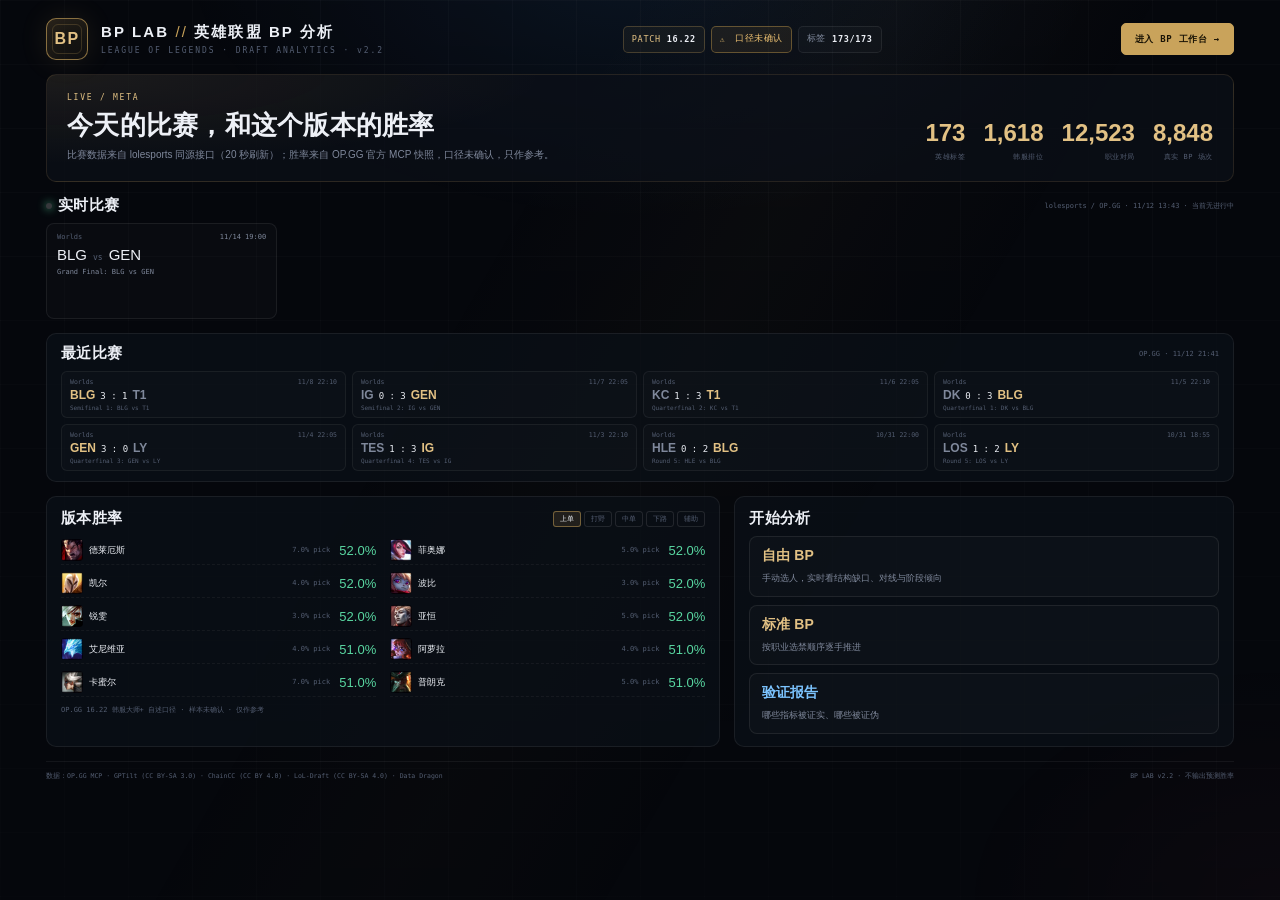
<file: index.html>
<!doctype html>
<html lang="zh-CN">
<head>
<meta charset="utf-8" />
<meta name="viewport" content="width=device-width, initial-scale=1" />
<title>BP LAB · 首页</title>
<link rel="stylesheet" href="styles.css?v=22" />
<link rel="stylesheet" href="home.css?v=1" />
</head>
<body>
<div class="bg-grid"></div>
<div class="home-app">
  <header class="home-top">
    <div class="brand">
      <div class="brand-mark"><span>BP</span></div>
      <div class="brand-copy">
        <h1>BP LAB <em>//</em> 英雄联盟 BP 分析</h1>
        <p>LEAGUE OF LEGENDS · DRAFT ANALYTICS · v2.2</p>
      </div>
    </div>
    <div class="home-meta">
      <span class="meta-chip accent">PATCH <b>16.22</b></span>
      <span class="meta-chip warn">口径未确认</span>
      <span class="meta-chip">标签 <b>173/173</b></span>
    </div>
    <a class="primary-btn home-cta" href="bp.html">进入 BP 工作台 →</a>
  </header>

  <section class="home-hero">
    <div class="hero-copy">
      <div class="hero-kicker">LIVE / META</div>
      <h2>今天的比赛，和这个版本的胜率</h2>
      <p>比赛数据来自 lolesports 同源接口（20 秒刷新）；胜率来自 OP.GG 官方 MCP 快照，口径未确认，只作参考。</p>
    </div>
    <div class="hero-stats" id="heroStats"></div>
  </section>

  <section class="home-live">
    <div class="panel-head">
      <h3><span class="live-dot" id="liveDot"></span>实时比赛</h3>
      <span class="panel-sub" id="liveUpdated">—</span>
    </div>
    <div class="live-grid" id="liveGrid"></div>
  </section>

  <section class="panel results-panel">
    <div class="panel-head">
      <h3>最近比赛</h3>
      <span class="panel-sub" id="resultsUpdated">OP.GG · 队名/比分</span>
    </div>
    <div class="results-list" id="resultsPanel"></div>
  </section>

  <section class="home-main">
    <div class="panel rates-panel">
      <div class="panel-head">
        <h3>版本胜率</h3>
        <div class="role-tabs" id="roleTabs"></div>
      </div>
      <div class="rates-table" id="ratesTable"></div>
      <p class="panel-foot">OP.GG 16.22 韩服大师+ 自述口径 · 样本未确认 · 仅作参考</p>
    </div>
    <div class="panel quick-panel">
      <div class="panel-head"><h3>开始分析</h3></div>
      <div class="quick-grid">
        <a class="quick-card" href="bp.html">
          <b>自由 BP</b><span>手动选人，实时看结构缺口、对线与阶段倾向</span>
        </a>
        <a class="quick-card" href="bp.html">
          <b>标准 BP</b><span>按职业选禁顺序逐手推进</span>
        </a>
        <a class="quick-card muted" href="docs/BP_LAB_v2.2_实施说明.md">
          <b>验证报告</b><span>哪些指标被证实、哪些被证伪</span>
        </a>
      </div>
    </div>
  </section>

  <footer class="home-foot">
    <span>数据：OP.GG MCP · GPTilt (CC BY-SA 3.0) · ChainCC (CC BY 4.0) · LoL-Draft (CC BY-SA 4.0) · Data Dragon</span>
    <span>BP LAB v2.2 · 不输出预测胜率</span>
  </footer>
</div>

<script src="data/bp_contract.js?v=1"></script>
<script src="data/bp_rules.js?v=1"></script>
<script src="data/live_matches.js?v=1"></script>
<script src="data/esports_results.js?v=1"></script>
<script src="home.js?v=1"></script>
</body>
</html>
</file>
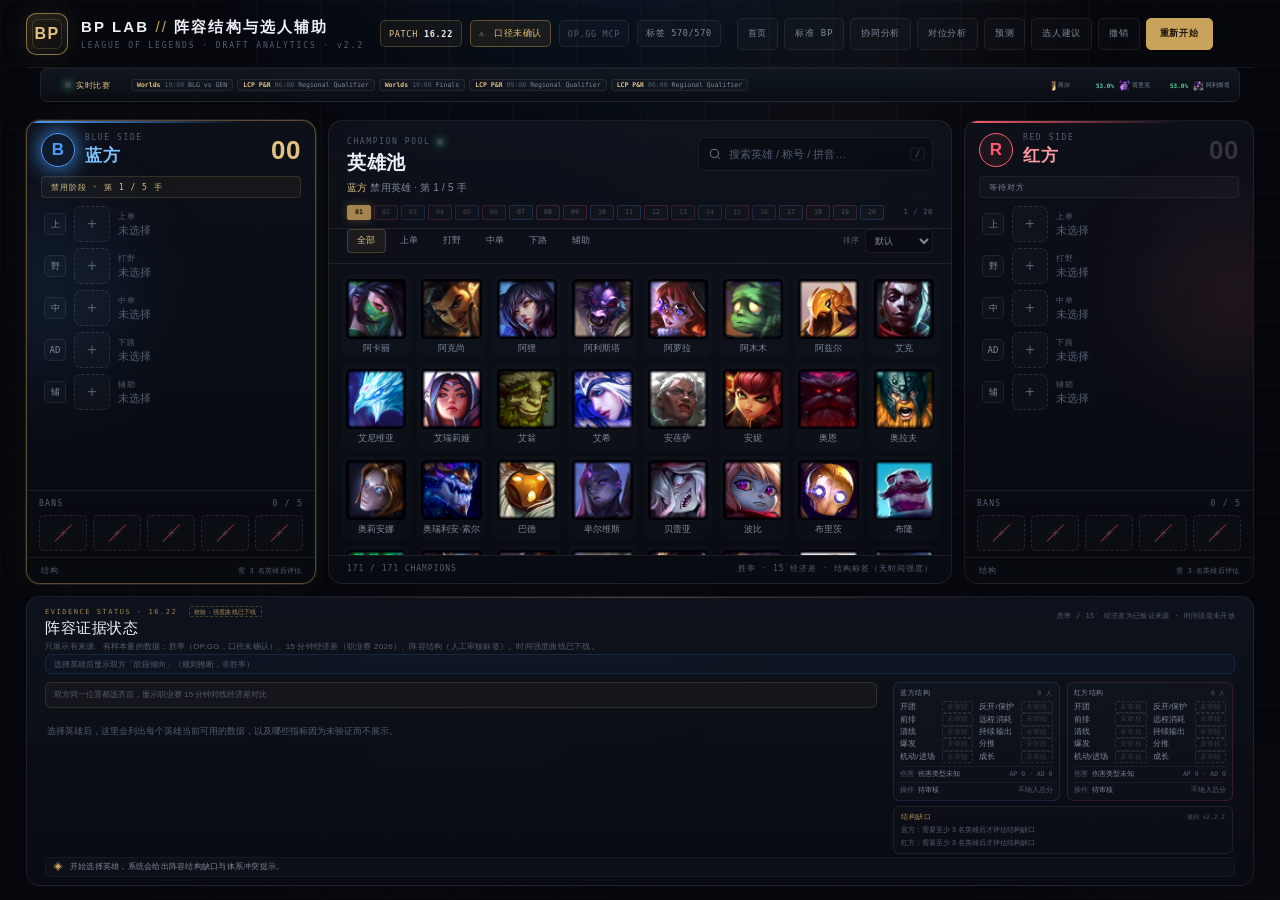
<file: bp.html>
<!doctype html>
<html lang="zh-CN">
<head>
<meta charset="utf-8" />
<meta name="viewport" content="width=device-width, initial-scale=1" />
<title>BP LAB · BP 工作台</title>
<link rel="stylesheet" href="styles.css?v=22" />
<style>.home-back{text-decoration:none;display:inline-flex;align-items:center;}</style>
</head>
<body>
<div class="bg-grid"></div>
<div class="app">
  <header class="topbar">
    <div class="brand">
      <div class="brand-mark"><span>BP</span></div>
      <div class="brand-copy">
        <h1>BP LAB <em>//</em> 阵容结构与选人辅助</h1>
        <p>LEAGUE OF LEGENDS · DRAFT ANALYTICS · v2.2</p>
      </div>
    </div>
    <div class="top-meta">
      <span class="meta-chip accent" id="patchChip">PATCH <b id="patchLabel">16.22</b></span>
      <span class="meta-chip warn" id="cohortChip" title="数据来源未返回可确认的地区/段位口径">口径未确认</span>
      <span class="meta-chip data-chip" id="sourceChip" title="数据来源：OP.GG 官方 MCP">OP.GG MCP</span>
      <span class="meta-chip" id="traitChip" title="人工审核的战术标签覆盖情况">标签 —</span>
    </div>
    <div class="top-actions">
      <a class="ghost-btn home-back" href="index.html" title="返回首页">首页</a>
      <button class="ghost-btn" id="modeBtn" title="切换标准/自由 BP">标准 BP</button>
      <button class="ghost-btn" id="synergyBtn" title="查看双方阵容的已知双人协同">协同分析</button>
      <button class="ghost-btn" id="counterBtn" title="查看双方同路对位信息">对位分析</button>
      <button class="ghost-btn" id="predictBtn" title="按适配度预测当前这一手">预测</button>
      <button class="ghost-btn" id="candidateBtn" title="按结构缺口给出候选建议">选人建议</button>
      <button class="ghost-btn" id="undoBtn" title="撤销上一步（⌘/Ctrl+Z）">撤销</button>
      <button class="primary-btn" id="resetBtn" title="重置当前 BP">重新开始</button>
    </div>
  </header>

  <section class="live-strip" id="liveStrip"></section>

  <main class="draft-stage">
    <!-- BLUE SIDE -->
    <section class="team-panel blue-side" id="bluePanel">
      <div class="team-head">
        <div class="team-emblem">B</div>
        <div class="team-title">
          <div class="team-kicker">BLUE SIDE</div>
          <h2>蓝方</h2>
        </div>
        <div class="team-index" id="blueIndex">—</div>
      </div>
      <div class="team-status" id="blueStatus">等待 BP</div>
      <div class="role-list" id="blueRoles"></div>
      <div class="ban-block">
        <div class="ban-head"><span>BANS</span><span id="blueBanCount">0 / 5</span></div>
        <div class="ban-slots" id="blueBans"></div>
      </div>
      <div class="team-footer">
        <span>结构</span>
        <div class="gap-chips" id="blueGaps">—</div>
      </div>
    </section>

    <!-- CHAMPION POOL -->
    <section class="pool-panel">
      <div class="pool-head">
        <div>
          <div class="pool-kicker">CHAMPION POOL <span class="live-dot"></span></div>
          <h2 id="poolTitle">英雄池</h2>
          <p class="pool-hint" id="poolHint">先开始 BP，或直接点击英雄自由选择</p>
        </div>
        <div class="search-box">
          <svg viewBox="0 0 24 24" aria-hidden="true"><circle cx="11" cy="11" r="7"></circle><path d="m20 20-4-4"></path></svg>
          <input id="searchInput" type="search" placeholder="搜索英雄 / 称号 / 拼音…" autocomplete="off" />
          <kbd>/</kbd>
        </div>
      </div>

      <div class="draft-track-wrap" id="draftTrackWrap">
        <div class="draft-track" id="draftTrack"></div>
        <span class="draft-step-label" id="draftStepLabel">1 / 20</span>
      </div>

      <div class="pool-toolbar">
        <div class="role-filters" id="roleFilters">
          <button class="filter-chip active" data-role="all">全部</button>
          <button class="filter-chip" data-role="top">上单</button>
          <button class="filter-chip" data-role="jungle">打野</button>
          <button class="filter-chip" data-role="mid">中单</button>
          <button class="filter-chip" data-role="adc">下路</button>
          <button class="filter-chip" data-role="support">辅助</button>
        </div>
        <div class="sort-wrap">
          <span>排序</span>
          <select id="sortSelect">
            <option value="name">默认</option>
            <option value="tier">分路梯队</option>
            <option value="winRate">分路胜率</option>
            <option value="gaps">补位优先</option>
          </select>
        </div>
      </div>

      <div class="predict-strip" id="predictStrip" hidden></div>

      <div class="free-bar" id="freeBar" hidden>
        <span class="free-label">自由模式</span>
        <div class="free-group">
          <button class="free-btn active" data-side="blue">蓝方</button>
          <button class="free-btn" data-side="red">红方</button>
        </div>
        <div class="free-group">
          <button class="free-btn active" data-action="pick">选择英雄</button>
          <button class="free-btn" data-action="ban">禁用英雄</button>
        </div>
        <span class="free-role" id="freeRoleHint">位置：上单</span>
      </div>

      <div class="pool-body" id="poolBody">
        <div class="champ-grid" id="champGrid"></div>
        <div class="pool-empty" id="poolEmpty" hidden>没有匹配的英雄</div>
      </div>

      <div class="pool-foot">
        <span id="poolCount">173 CHAMPIONS</span>
        <span class="pool-legend">胜率 · 15′经济差 · 结构标签（无时间强度）</span>
      </div>
    </section>

    <!-- RED SIDE -->
    <section class="team-panel red-side" id="redPanel">
      <div class="team-head">
        <div class="team-emblem">R</div>
        <div class="team-title">
          <div class="team-kicker">RED SIDE</div>
          <h2>红方</h2>
        </div>
        <div class="team-index" id="redIndex">—</div>
      </div>
      <div class="team-status" id="redStatus">等待 BP</div>
      <div class="role-list" id="redRoles"></div>
      <div class="ban-block">
        <div class="ban-head"><span>BANS</span><span id="redBanCount">0 / 5</span></div>
        <div class="ban-slots" id="redBans"></div>
      </div>
      <div class="team-footer">
        <span>结构</span>
        <div class="gap-chips" id="redGaps">—</div>
      </div>
    </section>
  </main>

  <section class="analysis-panel">
    <div class="analysis-head">
      <div>
        <div class="analysis-kicker">EVIDENCE STATUS · 16.22 <span class="verify-chip" title="旧的中后期曲线已下线：用 2026 职业赛 15 分钟经济差校验，其“早期强度”标签与实际对线表现相关 -0.02（95% CI -0.05~0.05）。">校验：强度曲线已下线</span></div>
        <h2>阵容证据状态</h2>
        <p id="analysisSummary">只展示有来源、有样本量的数据；没有验证过的强度结论一律留空。</p>
      </div>
      <div class="chart-legend" id="chartLegend"></div>
    </div>
    <div class="phase-panel" id="phasePanel"></div>
    <div class="analysis-body">
      <div class="lane-wrap"><div class="lane-panel" id="lanePanel"></div><div class="evidence-panel" id="evidencePanel"></div></div>
      <div class="structure-panel" id="structurePanel"></div>
    </div>
    <div class="verdict-bar" id="verdictBar">
      <span class="verdict-icon">◈</span>
      <span id="verdictText">开始选择英雄，系统会给出阵容结构缺口与体系冲突提示。</span>
    </div>
  </section>
</div>

<!-- SYNERGY -->
<div class="modal-backdrop" id="synergyModal" hidden>
  <div class="synergy-modal" role="dialog" aria-modal="true" aria-labelledby="synergyTitle">
    <button class="modal-close" id="synergyClose" aria-label="关闭">×</button>
    <div class="modal-head">
      <div>
        <div class="analysis-kicker">KNOWN PAIRS ONLY</div>
        <h2 id="synergyTitle">双人协同（仅展示官方已有记录）</h2>
        <p id="synergyMeta">源端未返回的组合一律标记“未提供”，不回退到其他位置，也不换算成队伍加成。</p>
      </div>
      <div class="modal-mark">Σ</div>
    </div>
    <div class="synergy-grid" id="synergyGrid"></div>
  </div>
</div>

<!-- COUNTER -->
<div class="modal-backdrop" id="counterModal" hidden>
  <div class="synergy-modal" role="dialog" aria-modal="true" aria-labelledby="counterTitle">
    <button class="modal-close" id="counterClose" aria-label="关闭">×</button>
    <div class="modal-head">
      <div>
        <div class="analysis-kicker">SAME-LANE MATCHUP</div>
        <h2 id="counterTitle">同路对位</h2>
        <p id="counterMeta">只比较同分路；方向以我方视角显示，反向换算会标注。</p>
      </div>
      <div class="modal-mark">⚔</div>
    </div>
    <div class="counter-grid" id="counterGrid"></div>
  </div>
</div>

<!-- CANDIDATES -->
<div class="modal-backdrop" id="candidateModal" hidden>
  <div class="synergy-modal wide" role="dialog" aria-modal="true" aria-labelledby="candidateTitle">
    <button class="modal-close" id="candidateClose" aria-label="关闭">×</button>
    <div class="modal-head">
      <div>
        <div class="analysis-kicker">EVIDENCE-FIRST SUGGESTIONS</div>
        <h2 id="candidateTitle">选人建议（分层，不给综合分）</h2>
        <p id="candidateMeta">按 硬性约束 → 阵容缺口补位 → 同口径官方统计 → 风险与未知 分层排序，不输出预测胜率或 Pick EV。</p>
      </div>
      <div class="modal-mark">✦</div>
    </div>
    <div class="candidate-grid" id="candidateGrid"></div>
  </div>
</div>

<!-- PREDICT -->
<div class="modal-backdrop" id="predictModal" hidden>
  <div class="synergy-modal wide" role="dialog" aria-modal="true" aria-labelledby="predictTitle">
    <button class="modal-close" id="predictClose" aria-label="关闭">×</button>
    <div class="modal-head">
      <div>
        <div class="analysis-kicker">FIT BREAKDOWN · NOT A PROBABILITY</div>
        <h2 id="predictTitle">下一手预测（适配度拆解）</h2>
        <p id="predictMeta">适配度 = 阵容缺口 + 官方协同 + 同路对位 + 版本表现 + 伤害结构，按覆盖权重重算；缺失项不计 0 分。</p>
      </div>
      <div class="modal-mark">◎</div>
    </div>
    <div class="predict-grid" id="predictGrid"></div>
  </div>
</div>

<div class="toast" id="toast" role="status"></div>
<div class="champ-popover" id="champPopover" hidden></div>

<script src="data/bp_rules.js?v=1"></script>
<script src="data/bp_contract.js?v=1"></script>
<script src="data/lane_stats.js?v=1"></script>
<script src="data/lane_duos.js?v=1"></script>
<script src="data/live_matches.js?v=1"></script>
<script src="data/esports_results.js?v=1"></script>
<script src="engine.js?v=1"></script>
<script src="app.js?v=22"></script>
</body>
</html>
</file>
<file: styles.css>
:root{
  --bg:#05070c;
  --bg-2:#090c13;
  --panel:rgba(15,19,29,.78);
  --panel-2:rgba(12,15,23,.9);
  --line:rgba(255,255,255,.075);
  --line-strong:rgba(255,255,255,.14);
  --ink:#edf0f6;
  --muted:#7f889b;
  --muted-2:#545e72;
  --gold:#c9a35b;
  --gold-soft:#e2c184;
  --blue:#4c9dff;
  --blue-2:#7cc4ff;
  --blue-bg:rgba(76,157,255,.12);
  --red:#ff5c6c;
  --red-2:#ff9aa4;
  --red-bg:rgba(255,92,108,.12);
  --green:#59d6a1;
  --radius:14px;
  --mono:"SFMono-Regular","JetBrains Mono","Cascadia Mono","Menlo","Consolas",monospace;
  --sans:"Inter","SF Pro Display","PingFang SC","Hiragino Sans GB","Microsoft YaHei",sans-serif;
  --condensed:"Arial Narrow","Roboto Condensed","PingFang SC",sans-serif;
}
*{box-sizing:border-box;}
html,body{height:100%;margin:0;background:var(--bg);color:var(--ink);font-family:var(--sans);overflow:hidden;}
body{position:relative;-webkit-font-smoothing:antialiased;}
button,input,select{font-family:inherit;}
button{cursor:pointer;}

.bg-grid{
  position:fixed;inset:0;pointer-events:none;z-index:0;
  background:
    radial-gradient(ellipse 55% 45% at 50% -5%,rgba(76,157,255,.10),transparent 65%),
    radial-gradient(ellipse 40% 40% at 100% 100%,rgba(255,92,108,.07),transparent 65%),
    linear-gradient(rgba(255,255,255,.022) 1px,transparent 1px),
    linear-gradient(90deg,rgba(255,255,255,.022) 1px,transparent 1px);
  background-size:auto,auto,64px 64px,64px 64px;
  mask-image:linear-gradient(180deg,rgba(0,0,0,.9),rgba(0,0,0,.4));
}
.bg-grid:after{
  content:"";position:absolute;inset:0;
  background:linear-gradient(120deg,transparent 35%,rgba(201,163,91,.035) 50%,transparent 65%);
}

.app{position:relative;z-index:1;height:100vh;display:flex;flex-direction:column;padding:0 26px 14px;}

/* ============ TOP BAR ============ */
.topbar{height:68px;flex:0 0 68px;display:flex;align-items:center;gap:26px;border-bottom:1px solid var(--line);}
.brand{display:flex;align-items:center;gap:13px;min-width:335px;}
.brand-mark{
  width:42px;height:42px;border:1px solid rgba(201,163,91,.65);border-radius:10px;position:relative;
  display:grid;place-items:center;background:linear-gradient(145deg,rgba(201,163,91,.16),rgba(201,163,91,.03));
  box-shadow:0 0 28px rgba(201,163,91,.12),inset 0 0 20px rgba(201,163,91,.05);
}
.brand-mark:before{content:"";position:absolute;inset:5px;border:1px solid rgba(201,163,91,.22);border-radius:6px;}
.brand-mark span{font-family:var(--condensed);font-size:16px;font-weight:800;letter-spacing:.08em;color:var(--gold-soft);}
.brand-copy h1{margin:0;font-size:15px;font-weight:650;letter-spacing:.14em;color:var(--ink);white-space:nowrap;}
.brand-copy h1 em{font-style:normal;color:var(--gold);font-weight:400;}
.brand-copy p{margin:4px 0 0;font-family:var(--mono);font-size:8px;letter-spacing:.24em;color:var(--muted-2);}
.top-meta{display:flex;align-items:center;gap:8px;flex:1;}
.meta-chip{
  height:27px;display:inline-flex;align-items:center;gap:8px;padding:0 10px;border:1px solid var(--line);
  border-radius:5px;background:rgba(255,255,255,.018);font-family:var(--mono);font-size:9px;letter-spacing:.08em;color:var(--muted);
}
.meta-chip.accent{color:var(--gold-soft);border-color:rgba(201,163,91,.28);background:rgba(201,163,91,.055);}
.meta-chip b{font-weight:600;color:var(--ink);}
.meta-chip .dot{width:5px;height:5px;border-radius:50%;background:var(--green);box-shadow:0 0 7px rgba(89,214,161,.85);}
.data-chip{color:var(--muted-2);}
.top-actions{display:flex;align-items:center;gap:7px;}
.ghost-btn,.primary-btn{
  height:32px;padding:0 13px;border-radius:5px;border:1px solid var(--line);background:rgba(255,255,255,.02);
  font-family:var(--mono);font-size:9px;letter-spacing:.08em;color:var(--muted);transition:.2s ease;
}
.ghost-btn:hover{border-color:var(--line-strong);color:var(--ink);background:rgba(255,255,255,.05);}
.primary-btn{color:#191305;background:var(--gold);border-color:var(--gold);font-weight:650;}
.primary-btn:hover{background:var(--gold-soft);border-color:var(--gold-soft);}
.ghost-btn.active{color:var(--gold-soft);border-color:rgba(201,163,91,.35);background:rgba(201,163,91,.07);}

/* ============ DRAFT STAGE ============ */
.draft-stage{
  flex:1 1 auto;min-height:0;display:grid;grid-template-columns:290px minmax(420px,1fr) 290px;
  gap:12px;padding:12px 0;
}
.team-panel{
  position:relative;display:flex;flex-direction:column;min-height:0;border:1px solid var(--line);
  background:linear-gradient(180deg,var(--panel),rgba(8,10,16,.86));border-radius:var(--radius);overflow:hidden;
}
.team-panel:before{content:"";position:absolute;left:0;right:0;top:0;height:2px;}
.blue-side:before{background:linear-gradient(90deg,var(--blue),transparent 75%);}
.red-side:before{background:linear-gradient(90deg,var(--red),transparent 75%);}
.team-panel:after{
  content:"";position:absolute;width:160px;height:160px;border-radius:50%;filter:blur(55px);opacity:.11;pointer-events:none;
}
.blue-side:after{background:var(--blue);left:-60px;top:20%;}
.red-side:after{background:var(--red);right:-60px;top:20%;}
.team-panel.is-active{border-color:rgba(201,163,91,.42);box-shadow:0 0 0 1px rgba(201,163,91,.12),0 0 35px rgba(201,163,91,.06);}
.team-panel.is-active .team-emblem{box-shadow:0 0 22px currentColor;}
.team-head{display:flex;align-items:center;gap:10px;padding:12px 14px 9px;position:relative;z-index:1;cursor:default;}
.team-emblem{
  width:34px;height:34px;border-radius:50%;display:grid;place-items:center;font-family:var(--condensed);font-weight:800;
  font-size:17px;border:1px solid currentColor;position:relative;transition:.3s ease;
}
.blue-side .team-emblem{color:var(--blue);background:rgba(76,157,255,.08);}
.red-side .team-emblem{color:var(--red);background:rgba(255,92,108,.08);}
.team-title{flex:1;}
.team-kicker{font-family:var(--mono);font-size:8px;letter-spacing:.2em;color:var(--muted-2);}
.team-title h2{margin:2px 0 0;font-size:17px;font-weight:600;letter-spacing:.04em;}
.blue-side .team-title h2{color:var(--blue-2);}
.red-side .team-title h2{color:var(--red-2);}
.team-index{font-family:var(--condensed);font-size:26px;font-weight:800;line-height:1;color:rgba(255,255,255,.16);letter-spacing:.02em;}
.team-panel.is-active .team-index{color:var(--gold-soft);}
.team-status{
  margin:0 14px 6px;height:22px;display:flex;align-items:center;padding:0 9px;border-radius:4px;
  font-family:var(--mono);font-size:8px;letter-spacing:.12em;color:var(--muted);background:rgba(255,255,255,.022);border:1px solid rgba(255,255,255,.05);
}
.team-panel.is-active .team-status{color:var(--gold-soft);border-color:rgba(201,163,91,.18);background:rgba(201,163,91,.055);}
.role-list{flex:1;min-height:0;padding:0 9px;display:flex;flex-direction:column;gap:4px;overflow:auto;position:relative;z-index:1;}
.role-row{
  display:flex;align-items:center;gap:8px;min-height:44px;padding:4px 7px;border:1px solid transparent;border-radius:8px;
  transition:.18s ease;position:relative;
}
.role-row:hover{background:rgba(255,255,255,.025);border-color:rgba(255,255,255,.05);}
.role-row.is-target{background:rgba(201,163,91,.06);border-color:rgba(201,163,91,.28);}
.role-slot{
  width:22px;height:22px;border-radius:5px;display:grid;place-items:center;flex:0 0 auto;
  font-family:var(--mono);font-size:9px;color:var(--muted);border:1px solid var(--line);background:rgba(255,255,255,.02);
}
.blue-side .role-row.is-target .role-slot{color:var(--blue-2);border-color:rgba(76,157,255,.3);}
.red-side .role-row.is-target .role-slot{color:var(--red-2);border-color:rgba(255,92,108,.3);}
.champ-face{
  width:36px;height:36px;border-radius:7px;object-fit:cover;flex:0 0 auto;background:#0d1119;border:1px solid rgba(255,255,255,.09);
  position:relative;
}
.champ-face.empty{
  display:grid;place-items:center;font-size:16px;color:var(--muted-2);background:rgba(255,255,255,.018);
  border:1px dashed rgba(255,255,255,.12);
}
.role-meta{flex:1;min-width:0;}
.role-name{font-family:var(--mono);font-size:8px;letter-spacing:.12em;color:var(--muted-2);}
.champ-name{margin-top:1px;font-size:11px;font-weight:550;color:var(--ink);white-space:nowrap;overflow:hidden;text-overflow:ellipsis;}
.champ-name.empty{color:var(--muted-2);font-weight:400;}
.mini-spark{display:flex;align-items:flex-end;gap:2px;height:18px;width:38px;flex:0 0 auto;opacity:.9;}
.mini-spark i{flex:1;border-radius:1px;background:linear-gradient(180deg,var(--gold-soft),rgba(201,163,91,.18));min-height:2px;}
.blue-side .mini-spark i{background:linear-gradient(180deg,var(--blue-2),rgba(76,157,255,.15));}
.red-side .mini-spark i{background:linear-gradient(180deg,var(--red-2),rgba(255,92,108,.15));}
.ban-block{padding:8px 12px 6px;border-top:1px solid var(--line);position:relative;z-index:1;}
.ban-head{display:flex;justify-content:space-between;font-family:var(--mono);font-size:8px;letter-spacing:.16em;color:var(--muted-2);margin-bottom:7px;}
.ban-slots{display:grid;grid-template-columns:repeat(5,1fr);gap:6px;}
.ban-slot{height:36px;border-radius:5px;border:1px dashed rgba(255,255,255,.11);background:rgba(255,255,255,.014);position:relative;overflow:hidden;display:grid;place-items:center;color:rgba(255,255,255,.15);font-size:14px;}
.ban-slot img{width:100%;height:100%;object-fit:cover;filter:grayscale(1) brightness(.55);}
.ban-slot:after{content:"";position:absolute;left:50%;top:15%;bottom:15%;width:1px;background:rgba(255,80,90,.55);transform:rotate(45deg);}
.ban-slot.filled:after{content:"";}
.team-footer{
  display:flex;align-items:center;justify-content:space-between;padding:7px 14px;border-top:1px solid var(--line);
  font-family:var(--mono);font-size:8px;letter-spacing:.13em;color:var(--muted-2);position:relative;z-index:1;
}
.team-footer strong{font-family:var(--condensed);font-size:18px;letter-spacing:.02em;color:var(--muted);font-weight:700;}
.blue-side .team-footer strong.has-val{color:var(--blue-2);}
.red-side .team-footer strong.has-val{color:var(--red-2);}

/* ============ POOL ============ */
.pool-panel{display:flex;flex-direction:column;min-height:0;border:1px solid var(--line);border-radius:var(--radius);background:linear-gradient(180deg,rgba(17,21,32,.74),rgba(9,12,19,.9));overflow:hidden;}
.pool-head{display:flex;align-items:flex-start;justify-content:space-between;gap:16px;padding:16px 18px 10px;}
.pool-kicker{font-family:var(--mono);font-size:8px;letter-spacing:.2em;color:var(--muted-2);display:flex;align-items:center;gap:7px;}
.live-dot{width:5px;height:5px;background:var(--green);border-radius:50%;box-shadow:0 0 8px rgba(89,214,161,.9);animation:pulse 2s infinite;}
@keyframes pulse{0%,100%{opacity:1}50%{opacity:.35}}
.pool-head h2{margin:4px 0 0;font-size:19px;font-weight:600;letter-spacing:.03em;}
.pool-hint{margin:5px 0 0;font-size:10px;color:var(--muted);letter-spacing:.02em;}
.pool-hint b{color:var(--gold-soft);font-weight:550;}
.search-box{position:relative;width:235px;flex:0 0 auto;}
.search-box svg{position:absolute;left:10px;top:50%;transform:translateY(-50%);width:14px;height:14px;fill:none;stroke:var(--muted);stroke-width:1.6;}
.search-box input{
  width:100%;height:34px;padding:0 30px 0 30px;border:1px solid var(--line);border-radius:6px;
  background:rgba(0,0,0,.26);color:var(--ink);font-size:11px;outline:none;transition:.2s ease;
}
.search-box input::placeholder{color:var(--muted-2);}
.search-box input:focus{border-color:rgba(201,163,91,.42);box-shadow:0 0 0 2px rgba(201,163,91,.06);}
.search-box kbd{position:absolute;right:8px;top:50%;transform:translateY(-50%);font-family:var(--mono);font-size:8px;color:var(--muted-2);border:1px solid var(--line);border-radius:3px;padding:1px 4px;}
.pool-toolbar{display:flex;align-items:center;justify-content:space-between;gap:12px;padding:0 18px 10px;border-bottom:1px solid var(--line);}
.role-filters{display:flex;gap:4px;flex-wrap:wrap;}
.filter-chip{
  border:1px solid transparent;background:transparent;height:24px;padding:0 9px;border-radius:4px;font-size:9px;color:var(--muted);
  letter-spacing:.05em;transition:.15s ease;
}
.filter-chip:hover{color:var(--ink);background:rgba(255,255,255,.04);}
.filter-chip.active{color:var(--gold-soft);background:rgba(201,163,91,.08);border-color:rgba(201,163,91,.26);}
.sort-wrap{display:flex;align-items:center;gap:6px;font-family:var(--mono);font-size:8px;color:var(--muted-2);}
.sort-wrap select{background:rgba(0,0,0,.25);border:1px solid var(--line);border-radius:4px;color:var(--muted);font-size:9px;height:24px;padding:0 5px;outline:none;}
.pool-body{flex:1;min-height:0;overflow:auto;padding:11px 13px 8px;position:relative;}
.pool-body::-webkit-scrollbar,.role-list::-webkit-scrollbar{width:5px;height:5px;}
.pool-body::-webkit-scrollbar-thumb,.role-list::-webkit-scrollbar-thumb{background:rgba(255,255,255,.11);border-radius:9px;}
.champ-grid{display:grid;grid-template-columns:repeat(auto-fill,minmax(62px,1fr));gap:7px;}
.champ-card{
  position:relative;border:1px solid transparent;border-radius:7px;padding:3px;background:rgba(255,255,255,.012);
  transition:.15s ease;display:flex;flex-direction:column;align-items:center;gap:3px;min-width:0;
}
.champ-card:hover{background:rgba(255,255,255,.05);border-color:rgba(255,255,255,.15);transform:translateY(-1px);z-index:2;}
.champ-card img{width:100%;aspect-ratio:1;object-fit:cover;border-radius:5px;background:#111521;display:block;}
.champ-card .cc-name{font-size:9px;color:var(--muted);white-space:nowrap;overflow:hidden;text-overflow:ellipsis;max-width:100%;line-height:1.35;}
.champ-card:hover .cc-name{color:var(--ink);}
.champ-card.is-used{cursor:not-allowed;opacity:.25;filter:grayscale(1);}
.champ-card.is-used:after{content:"×";position:absolute;inset:3px;display:grid;place-items:center;font-size:22px;color:rgba(255,255,255,.55);background:rgba(0,0,0,.38);border-radius:5px;}
.champ-card.is-selected{border-color:var(--gold);box-shadow:0 0 0 1px rgba(201,163,91,.2),0 0 18px rgba(201,163,91,.12);}
.champ-card .cc-roles{position:absolute;left:5px;bottom:19px;display:flex;gap:2px;}
.champ-card .cc-roles i{width:3px;height:3px;border-radius:50%;background:rgba(255,255,255,.55);}
.pool-empty{position:absolute;inset:0;display:grid;place-items:center;color:var(--muted-2);font-size:12px;}
.pool-foot{display:flex;justify-content:space-between;align-items:center;padding:7px 18px 9px;border-top:1px solid var(--line);font-family:var(--mono);font-size:8px;letter-spacing:.12em;color:var(--muted-2);}
.pool-legend{display:flex;align-items:center;gap:5px;}
.mini-dot{width:4px;height:4px;border-radius:50%;display:inline-block;margin-left:4px;}
.mini-dot.early{background:var(--green);}.mini-dot.mid{background:var(--gold);}.mini-dot.late{background:var(--red);}

/* ============ ANALYSIS ============ */
.analysis-panel{
  flex:0 0 252px;border:1px solid var(--line);border-radius:var(--radius);padding:11px 18px 8px;
  background:linear-gradient(180deg,rgba(17,21,32,.8),rgba(9,12,19,.92));display:flex;flex-direction:column;min-height:0;position:relative;overflow:hidden;
}
.analysis-panel:before{content:"";position:absolute;left:20%;right:20%;top:0;height:1px;background:linear-gradient(90deg,transparent,rgba(201,163,91,.35),transparent);}
.analysis-head{display:flex;justify-content:space-between;align-items:flex-start;gap:10px;flex:0 0 auto;}
.analysis-kicker{font-family:var(--mono);font-size:7px;letter-spacing:.22em;color:var(--gold);opacity:.8;}
.analysis-head h2{margin:2px 0 0;font-size:15px;font-weight:550;letter-spacing:.04em;}
.analysis-head p{margin:3px 0 0;font-size:8px;color:var(--muted-2);letter-spacing:.03em;}
.chart-legend{display:flex;align-items:center;gap:13px;font-family:var(--mono);font-size:8px;letter-spacing:.08em;color:var(--muted);padding-top:3px;}
.chart-legend span{display:flex;align-items:center;gap:6px;}
.line-swatch{width:17px;height:2px;display:inline-block;border-radius:1px;}
.line-swatch.blue{background:var(--blue);box-shadow:0 0 7px rgba(76,157,255,.65);}
.line-swatch.red{background:var(--red);box-shadow:0 0 7px rgba(255,92,108,.65);}
.legend-note{color:var(--muted-2);font-size:7px;letter-spacing:.05em;}
.analysis-body{flex:1;min-height:0;display:grid;grid-template-columns:minmax(0,1fr) 300px;gap:16px;margin-top:4px;}
.chart-wrap{position:relative;min-height:0;}
#strengthChart{width:100%;height:100%;display:block;overflow:visible;}
.chart-empty{position:absolute;inset:0;display:grid;place-items:center;align-content:center;gap:5px;color:var(--muted-2);pointer-events:none;transition:.25s ease;}
.chart-empty.hidden{opacity:0;}
.empty-icon{font-family:var(--condensed);font-size:28px;color:rgba(201,163,91,.4);letter-spacing:.08em;}
.chart-empty p{margin:0;font-size:10px;letter-spacing:.08em;}
.phase-panel{display:grid;grid-template-rows:repeat(3,1fr);gap:5px;min-height:0;}
.phase-card{
  border:1px solid var(--line);border-radius:6px;background:rgba(255,255,255,.018);padding:3px 8px 3px;
  display:flex;flex-direction:column;justify-content:center;gap:2px;transition:.25s ease;min-height:0;
}
.phase-card.leading-blue{border-color:rgba(76,157,255,.18);background:rgba(76,157,255,.03);}
.phase-card.leading-red{border-color:rgba(255,92,108,.18);background:rgba(255,92,108,.03);}
.phase-top{display:flex;justify-content:space-between;align-items:baseline;}
.phase-name{font-size:9px;font-weight:550;color:var(--ink);letter-spacing:.08em;}
.phase-time{font-family:var(--mono);font-size:6px;letter-spacing:.08em;color:var(--muted-2);}
.phase-values{display:flex;align-items:baseline;gap:12px;}
.pv{display:flex;align-items:baseline;gap:4px;font-family:var(--condensed);}
.pv em{font-style:normal;font-size:16px;font-weight:700;letter-spacing:.01em;line-height:1;color:var(--muted);}
.pv span{font-family:var(--mono);font-size:7px;color:var(--muted-2);}
.pv.blue em{color:var(--blue-2);}.pv.red em{color:var(--red-2);}
.phase-bar{height:3px;background:rgba(255,255,255,.04);border-radius:2px;display:flex;gap:3px;overflow:hidden;}
.phase-bar .bar{height:100%;border-radius:2px;transition:width .45s cubic-bezier(.2,.8,.2,1);width:0;}
.phase-bar .bar.blue{background:linear-gradient(90deg,var(--blue),var(--blue-2));box-shadow:0 0 5px rgba(76,157,255,.4);}
.phase-bar .bar.red{background:linear-gradient(90deg,var(--red),var(--red-2));box-shadow:0 0 5px rgba(255,92,108,.4);}
.verdict-bar{flex:0 0 auto;margin-top:3px;display:flex;align-items:center;gap:7px;min-height:20px;padding:2px 7px;border-radius:5px;background:rgba(255,255,255,.018);border:1px solid rgba(255,255,255,.04);}
.verdict-icon{color:var(--gold);font-size:10px;}
#verdictText{font-size:8px;color:var(--muted);letter-spacing:.03em;line-height:1.4;}
#verdictText b{font-weight:600;}
#verdictText .blue-t{color:var(--blue-2);}#verdictText .red-t{color:var(--red-2);}

/* ============ TOAST / POPOVER ============ */
.toast{
  position:fixed;left:50%;bottom:24px;transform:translate(-50%,20px);opacity:0;pointer-events:none;z-index:50;
  background:rgba(20,24,35,.96);border:1px solid rgba(255,255,255,.14);border-radius:7px;padding:9px 14px;
  font-size:10px;color:var(--ink);box-shadow:0 12px 40px rgba(0,0,0,.5);transition:.25s ease;max-width:420px;
}
.toast.show{opacity:1;transform:translate(-50%,0);}
.champ-popover{
  position:fixed;z-index:40;width:210px;padding:11px;border:1px solid rgba(255,255,255,.14);border-radius:9px;
  background:rgba(11,15,24,.98);box-shadow:0 16px 50px rgba(0,0,0,.55);pointer-events:none;
}
.cp-head{display:flex;align-items:center;gap:9px;margin-bottom:8px;}
.cp-head img{width:36px;height:36px;border-radius:6px;object-fit:cover;}
.cp-head b{font-size:12px;font-weight:550;display:block;}
.cp-head small{display:block;margin-top:2px;font-family:var(--mono);font-size:7px;letter-spacing:.08em;color:var(--muted-2);}
.cp-roles{display:flex;gap:3px;margin-bottom:7px;flex-wrap:wrap;}
.cp-roles span{font-family:var(--mono);font-size:7px;padding:2px 4px;border-radius:3px;background:rgba(255,255,255,.05);color:var(--muted);}
.cp-curve{display:flex;align-items:flex-end;gap:4px;height:30px;margin-bottom:6px;}
.cp-curve i{flex:1;background:linear-gradient(180deg,var(--gold-soft),rgba(201,163,91,.15));border-radius:2px;min-height:2px;position:relative;}
.cp-stats{display:flex;justify-content:space-between;font-family:var(--mono);font-size:7px;color:var(--muted-2);}

/* scrollbar global */
::-webkit-scrollbar{width:5px;height:5px;}::-webkit-scrollbar-thumb{background:rgba(255,255,255,.1);border-radius:10px;}

@media (max-width:1180px){
  .app{padding:0 14px 14px;}
  .draft-stage{grid-template-columns:250px minmax(360px,1fr) 250px;gap:10px;}
  .brand{min-width:270px;}
  .analysis-body{grid-template-columns:minmax(0,1fr) 260px;}
  .search-box{width:190px;}
}
@media (max-width:960px){
  html,body{overflow:auto;}
  .app{height:auto;min-height:100vh;}
  .draft-stage{grid-template-columns:1fr 1fr;grid-template-areas:"blue red" "pool pool";}
  .blue-side{grid-area:blue}.red-side{grid-area:red}.pool-panel{grid-area:pool;min-height:420px;}
  .analysis-panel{flex-basis:auto;min-height:300px;}
  .analysis-body{grid-template-columns:1fr;grid-template-rows:200px auto;}
}

/* free mode bar */
.free-bar{display:flex;align-items:center;gap:10px;padding:7px 18px;border-bottom:1px solid var(--line);background:rgba(201,163,91,.035);}
.free-bar[hidden]{display:none;}
.free-label{font-family:var(--mono);font-size:7px;letter-spacing:.16em;color:var(--gold);opacity:.85;}
.free-group{display:flex;gap:3px;padding:2px;border:1px solid rgba(255,255,255,.06);border-radius:4px;background:rgba(0,0,0,.16);}
.free-btn{border:0;background:transparent;color:var(--muted);font-size:8px;padding:3px 7px;border-radius:3px;transition:.15s;}
.free-btn:hover{color:var(--ink);}
.free-btn.active{color:#161006;background:var(--gold);font-weight:600;}
.free-role{font-family:var(--mono);font-size:7px;color:var(--muted-2);margin-left:auto;letter-spacing:.08em;}
[hidden]{display:none !important;}
.champ-card.is-offrole{opacity:.3;filter:grayscale(.8);}

/* splash art on filled role rows */
.role-row{position:relative;overflow:hidden;}
.role-row.has-champ{
  background-image:linear-gradient(90deg,rgba(6,9,15,.66) 0%,rgba(6,9,15,.30) 48%,rgba(6,9,15,.82) 100%),var(--splash);
  background-size:cover;
  background-position:center 20%;
  border-color:rgba(255,255,255,.07);
}
.role-row.has-champ:after{
  content:"";position:absolute;inset:0;pointer-events:none;
  background:linear-gradient(180deg,rgba(255,255,255,.04),transparent 35%,rgba(0,0,0,.22));
}
.blue-side .role-row.has-champ{box-shadow:inset 2px 0 0 rgba(76,157,255,.45);}
.red-side .role-row.has-champ{box-shadow:inset -2px 0 0 rgba(255,92,108,.45);}
.role-row > *{position:relative;z-index:1;}
.role-row.has-champ .champ-name{text-shadow:0 1px 8px rgba(0,0,0,.75);}
.role-row.has-champ .role-name{color:rgba(255,255,255,.52);}

.verdict-sep{font-style:normal;color:rgba(255,255,255,.18);margin:0 6px;font-size:7px;}
#verdictText span{color:var(--muted-2);}
#verdictText em{font-style:normal;color:var(--muted-2);font-size:7px;margin-left:4px;}

/* draft order track */
.draft-track-wrap{display:flex;align-items:center;gap:9px;padding:0 18px 8px;border-bottom:1px solid var(--line);}
.draft-track-wrap[hidden]{display:none!important;}
.draft-track{display:flex;gap:3px;flex-wrap:wrap;flex:1;min-width:0;}
.track-step{
  font-family:var(--mono);font-size:6.5px;letter-spacing:.02em;line-height:1;color:rgba(255,255,255,.28);
  border:1px solid rgba(255,255,255,.09);border-radius:2px;background:rgba(255,255,255,.018);
  padding:3px 3px;min-width:24px;text-align:center;transition:.2s ease;position:relative;
}
.track-step.blue{border-color:rgba(76,157,255,.2);}
.track-step.red{border-color:rgba(255,92,108,.2);}
.track-step.ban{opacity:.8;}
.track-step.done{color:rgba(255,255,255,.55);background:rgba(255,255,255,.06);border-color:rgba(255,255,255,.16);}
.track-step.blue.done{background:rgba(76,157,255,.14);border-color:rgba(76,157,255,.35);}
.track-step.red.done{background:rgba(255,92,108,.14);border-color:rgba(255,92,108,.35);}
.track-step.active{color:#1b1407;background:var(--gold);border-color:var(--gold);font-weight:700;box-shadow:0 0 10px rgba(201,163,91,.4);}
.draft-step-label{font-family:var(--mono);font-size:7px;letter-spacing:.1em;color:var(--muted-2);white-space:nowrap;}

.champ-tag{display:inline-block;font-style:normal;font-family:var(--mono);font-size:6.5px;line-height:1;padding:2px 3px;border-radius:2px;margin-left:4px;vertical-align:1px;letter-spacing:.02em;}
.champ-tag.early{color:#8ae8c0;background:rgba(89,214,161,.12);}
.champ-tag.mid{color:#e3c586;background:rgba(201,163,91,.12);}
.champ-tag.late{color:#ff9ba5;background:rgba(255,92,108,.12);}

/* synergy modal */
.modal-backdrop{
  position:fixed;inset:0;z-index:80;background:rgba(2,5,10,.74);backdrop-filter:blur(8px);-webkit-backdrop-filter:blur(8px);
  display:flex;align-items:center;justify-content:center;padding:24px;
}
.modal-backdrop[hidden]{display:none!important;}
.synergy-modal{
  position:relative;width:min(980px,96vw);max-height:88vh;overflow:auto;border:1px solid rgba(255,255,255,.14);border-radius:16px;
  background:linear-gradient(180deg,rgba(20,25,38,.98),rgba(8,11,18,.98));box-shadow:0 30px 100px rgba(0,0,0,.65);padding:22px 24px 24px;
}
.modal-close{
  position:absolute;top:13px;right:15px;width:28px;height:28px;border-radius:50%;border:1px solid var(--line);background:rgba(255,255,255,.03);
  color:var(--muted);font-size:18px;line-height:1;display:grid;place-items:center;
}
.modal-close:hover{color:var(--ink);border-color:var(--line-strong);background:rgba(255,255,255,.08);}
.modal-head{display:flex;justify-content:space-between;align-items:flex-start;gap:20px;padding-bottom:15px;border-bottom:1px solid var(--line);}
.modal-head h2{margin:4px 0 0;font-size:22px;font-weight:600;letter-spacing:.04em;}
.modal-head p{margin:6px 0 0;font-size:9px;color:var(--muted-2);letter-spacing:.03em;}
.modal-mark{font-family:var(--condensed);font-size:42px;line-height:1;color:rgba(201,163,91,.35);font-weight:700;padding:0 5px;}
.synergy-grid{display:grid;grid-template-columns:1fr 1fr;gap:18px;padding-top:18px;}
.syn-side{border:1px solid var(--line);border-radius:10px;background:rgba(255,255,255,.018);padding:14px;min-height:220px;}
.syn-side.blue{border-color:rgba(76,157,255,.18);background:linear-gradient(180deg,rgba(76,157,255,.055),rgba(255,255,255,.015));}
.syn-side.red{border-color:rgba(255,92,108,.18);background:linear-gradient(180deg,rgba(255,92,108,.055),rgba(255,255,255,.015));}
.syn-side-head{display:flex;justify-content:space-between;align-items:flex-start;padding-bottom:10px;border-bottom:1px solid rgba(255,255,255,.07);}
.syn-side-head h3{margin:3px 0 0;font-size:17px;font-weight:600;}
.syn-score{font-family:var(--condensed);font-size:26px;font-weight:700;letter-spacing:.01em;}
.syn-score small{font-family:var(--mono);font-size:8px;font-weight:400;color:var(--muted-2);margin-left:2px;}
.syn-score.positive{color:var(--green);}
.syn-score.negative{color:var(--red-2);}
.syn-list{display:flex;flex-direction:column;gap:5px;padding-top:9px;}
.syn-pair{display:grid;grid-template-columns:38px minmax(0,1fr) 70px 48px;align-items:center;gap:8px;min-height:36px;padding:4px 5px;border-radius:5px;}
.syn-pair:hover{background:rgba(255,255,255,.035);}
.syn-avatars{display:flex;align-items:center;}
.syn-avatars img{width:22px;height:22px;border-radius:4px;object-fit:cover;border:1px solid rgba(255,255,255,.15);}
.syn-avatars img + img{margin-left:-5px;border-color:rgba(255,255,255,.32);}
.syn-pair-names{font-size:10px;color:var(--ink);white-space:nowrap;overflow:hidden;text-overflow:ellipsis;}
.syn-pair-names span{color:var(--muted-2);margin:0 2px;}
.syn-pair-meta{font-family:var(--mono);font-size:6.5px;color:var(--muted-2);margin-top:2px;white-space:nowrap;overflow:hidden;text-overflow:ellipsis;}
.syn-pair-bar{height:3px;border-radius:2px;background:rgba(255,255,255,.055);overflow:hidden;}
.syn-pair-bar i{display:block;height:100%;background:linear-gradient(90deg,rgba(89,214,161,.45),var(--green));border-radius:2px;}
.syn-pair.neg .syn-pair-bar i{background:linear-gradient(90deg,rgba(255,92,108,.45),var(--red));}
.syn-pair-val{font-family:var(--condensed);font-size:13px;font-weight:600;text-align:right;color:var(--green);white-space:nowrap;}
.syn-pair.neg .syn-pair-val{color:var(--red-2);}
.syn-pair-val small{font-family:var(--mono);font-size:6px;font-weight:400;color:var(--muted-2);}
.syn-empty{padding:28px 8px;text-align:center;font-size:10px;color:var(--muted-2);}
.syn-foot{margin-top:9px;padding-top:8px;border-top:1px solid rgba(255,255,255,.06);font-family:var(--mono);font-size:7px;color:var(--muted-2);letter-spacing:.03em;}
#synergyMini b{font-weight:500;}
#synergyMini .blue-t{color:var(--blue-2);}
#synergyMini .red-t{color:var(--red-2);}
@media (max-width:760px){.synergy-grid{grid-template-columns:1fr;}.syn-pair{grid-template-columns:36px minmax(0,1fr) 56px 44px;}}

/* counter / matchup modal */
.counter-grid{display:flex;flex-direction:column;gap:6px;padding-top:16px;}
.matchup-row{display:grid;grid-template-columns:minmax(0,1fr) 120px minmax(0,1fr);align-items:center;gap:14px;padding:9px 12px;border:1px solid rgba(255,255,255,.065);border-radius:8px;background:rgba(255,255,255,.015);}
.matchup-row:nth-child(odd){background:rgba(255,255,255,.025);}
.matchup-side{display:flex;align-items:center;gap:9px;min-width:0;}
.matchup-side img{width:36px;height:36px;border-radius:6px;object-fit:cover;border:1px solid rgba(255,255,255,.13);flex:0 0 auto;}
.matchup-side > div{min-width:0;display:flex;flex-direction:column;gap:2px;}
.matchup-side b{font-size:11px;font-weight:550;white-space:nowrap;overflow:hidden;text-overflow:ellipsis;}
.matchup-role{font-family:var(--mono);font-size:7px;letter-spacing:.1em;color:var(--muted-2);}
.matchup-side.empty{justify-content:flex-end;}
.matchup-side.empty .matchup-role{color:var(--muted-2);}
.matchup-missing{font-size:9px;color:var(--muted-2);}
.matchup-delta{text-align:center;font-family:var(--condensed);font-size:15px;font-weight:600;color:var(--muted);white-space:nowrap;}
.matchup-delta small{font-family:var(--mono);font-size:7px;font-weight:400;color:var(--muted-2);display:block;margin-top:2px;}
.matchup-delta.blue-edge{color:var(--blue-2);}
.matchup-delta.red-edge{color:var(--red-2);}
.matchup-delta.even{color:var(--muted);}
.matchup-delta.unknown{font-size:10px;font-weight:400;}
@media (max-width:760px){.matchup-row{grid-template-columns:1fr 90px 1fr;gap:5px;padding:7px 6px;}.matchup-side img{width:28px;height:28px;}.matchup-side b{font-size:9px;}}

.footer-values{display:flex;align-items:baseline;gap:9px;}
.composite-chip{display:inline-flex;align-items:baseline;gap:3px;font-family:var(--mono);font-size:6.5px;color:var(--muted-2);}
.composite-chip i{font-style:normal;color:var(--gold);opacity:.75;}
.composite-chip em{font-style:normal;font-family:var(--condensed);font-size:13px;font-weight:600;color:var(--gold-soft);}

/* ==================== BP LAB v2.2 ==================== */
.meta-chip.warn{border-color:rgba(255,196,92,.32);color:rgba(255,206,122,.92);background:rgba(255,196,92,.07);letter-spacing:.06em;}
.meta-chip.warn:before{content:"⚠";margin-right:4px;font-size:8px;opacity:.9;}

/* 队伍页脚：结构缺口（替代阵容强度） */
.gap-chips{display:flex;align-items:center;gap:4px;flex-wrap:wrap;justify-content:flex-end;max-width:calc(100% - 34px);}
.gap-chip{
  font-family:var(--mono);font-size:7px;letter-spacing:.02em;padding:2px 5px;border-radius:3px;
  border:1px solid rgba(255,255,255,.1);background:rgba(255,255,255,.03);color:var(--muted);white-space:nowrap;
  max-width:118px;overflow:hidden;text-overflow:ellipsis;
}
.gap-chip.high{border-color:rgba(255,92,108,.34);background:rgba(255,92,108,.09);color:var(--red-2);}
.gap-chip.medium{border-color:rgba(255,196,92,.3);background:rgba(255,196,92,.08);color:rgba(255,206,122,.95);}
.gap-chip.low{border-color:rgba(255,255,255,.12);color:var(--muted);}
.gap-more{font-family:var(--mono);font-size:7px;color:var(--muted-2);}
.gap-empty{font-size:7px;color:var(--muted-2);letter-spacing:.02em;}
.gap-ok{font-size:7px;color:rgba(89,214,161,.85);letter-spacing:.02em;}
.trend-flag{font-style:normal;margin-left:5px;font-family:var(--mono);font-size:7px;color:rgba(255,196,92,.85);}

/* 分析区布局：图表 + 结构面板 */
.analysis-body{grid-template-columns:minmax(0,1fr) 342px;}
.chart-wrap{display:flex;flex-direction:column;min-height:0;gap:4px;}
#trendChart{width:100%;flex:1 1 auto;min-height:110px;display:block;overflow:visible;}
.legend-item{display:inline-flex;align-items:center;gap:4px;font-family:var(--mono);font-size:7px;color:var(--muted);letter-spacing:.02em;}
.legend-item.blue .line-swatch{background:var(--blue);}
.legend-item.red .line-swatch{background:var(--red);}
.legend-item.red .line-swatch{background-image:linear-gradient(90deg,var(--red) 60%,transparent 60%);background-size:4px 2px;}

/* 成员趋势（单英雄条件趋势并列参考） */
.member-trends{flex:0 0 auto;max-height:96px;overflow:auto;display:flex;flex-direction:column;gap:3px;padding-right:2px;}
.mt-row{display:grid;grid-template-columns:minmax(0,1fr) repeat(3,42px) 18px;align-items:center;gap:5px;padding:2px 6px;border-radius:4px;background:rgba(255,255,255,.017);border-left:2px solid transparent;}
.mt-row.blue{border-left-color:rgba(76,157,255,.55);}
.mt-row.red{border-left-color:rgba(255,92,108,.55);}
.mt-name{font-size:9px;color:var(--ink);white-space:nowrap;overflow:hidden;text-overflow:ellipsis;display:flex;align-items:center;gap:4px;}
.mt-role{font-style:normal;font-family:var(--mono);font-size:6px;color:var(--muted-2);border:1px solid rgba(255,255,255,.1);border-radius:2px;padding:0 2px;}
.mt-cell{font-family:var(--mono);font-size:8px;color:var(--muted);text-align:right;display:flex;align-items:baseline;justify-content:flex-end;gap:3px;}
.mt-cell i{font-style:normal;font-size:6px;color:var(--muted-2);}
.mt-cell em{font-style:normal;color:var(--muted-2);}
.mt-flag{font-family:var(--mono);font-size:7px;color:rgba(255,196,92,.85);text-align:right;}
.mt-na{font-family:var(--mono);font-size:7px;color:var(--muted-2);grid-column:2 / -1;text-align:right;}

/* 结构面板 */
.structure-panel{display:flex;flex-direction:column;gap:5px;min-height:0;overflow:auto;padding-right:2px;}
.struct-cols{display:grid;grid-template-columns:1fr 1fr;gap:7px;}
.struct-col{border:1px solid var(--line);border-radius:6px;background:rgba(255,255,255,.014);padding:5px 6px;display:flex;flex-direction:column;gap:3px;}
.struct-col.blue{border-color:rgba(76,157,255,.16);}
.struct-col.red{border-color:rgba(255,92,108,.16);}
.struct-head{display:flex;align-items:baseline;justify-content:space-between;font-family:var(--mono);font-size:7px;letter-spacing:.08em;color:var(--muted);}
.struct-head i{font-style:normal;color:var(--muted-2);font-size:6px;}
.dim-list{display:flex;flex-direction:column;gap:1px;}
.dim-row{display:flex;align-items:center;justify-content:space-between;gap:4px;padding:1px 0;}
.dim-label{font-size:7.5px;color:var(--muted);letter-spacing:.02em;white-space:nowrap;}
.lvl-pill{font-family:var(--mono);font-size:6.5px;padding:0 4px;border-radius:2px;letter-spacing:.02em;line-height:1.6;}
.lvl-pill.strong{background:rgba(89,214,161,.14);color:var(--green);}
.lvl-pill.medium{background:rgba(201,163,91,.16);color:var(--gold-soft);}
.lvl-pill.weak{background:rgba(255,255,255,.05);color:var(--muted-2);}
.lvl-pill.unknown{background:transparent;color:rgba(255,255,255,.16);border:1px dashed rgba(255,255,255,.12);}
.lvl-count{font-family:var(--mono);font-size:6px;color:var(--muted-2);min-width:14px;text-align:right;}
.mix-row{display:flex;align-items:baseline;gap:4px;padding-top:3px;border-top:1px solid rgba(255,255,255,.05);font-family:var(--mono);font-size:6.5px;color:var(--muted-2);}
.mix-row b{font-weight:500;color:var(--muted);}
.mix-row i{font-style:normal;margin-left:auto;}
.struct-section{display:flex;flex-direction:column;gap:3px;border:1px solid var(--line);border-radius:6px;background:rgba(255,255,255,.012);padding:5px 7px;}
.struct-caption{display:flex;align-items:baseline;justify-content:space-between;font-family:var(--mono);font-size:7px;letter-spacing:.1em;color:var(--gold);opacity:.85;}
.struct-caption i{font-style:normal;font-size:6px;color:var(--muted-2);letter-spacing:.02em;}
.struct-note{font-size:7px;color:var(--muted-2);line-height:1.45;}
.struct-note.ok{color:rgba(89,214,161,.7);}
.gap-line,.conflict-line{display:flex;flex-direction:column;gap:1px;padding:3px 5px;border-radius:3px;background:rgba(255,255,255,.02);border-left:2px solid rgba(255,255,255,.14);}
.gap-line.high,.conflict-line.high{border-left-color:rgba(255,92,108,.75);}
.gap-line.medium,.conflict-line.medium{border-left-color:rgba(255,196,92,.7);}
.gap-line.low,.conflict-line.low{border-left-color:rgba(255,255,255,.18);}
.gap-line b,.conflict-line b{font-size:8px;font-weight:550;color:var(--ink);}
.gap-line span,.conflict-line span{font-size:7px;color:var(--muted);line-height:1.4;}
.gap-line i,.conflict-line i{font-style:normal;font-family:var(--mono);font-size:6px;color:var(--muted-2);}

/* 弹窗通用 */
.synergy-modal.wide{max-width:980px;width:calc(100vw - 64px);}
.candidate-grid{display:flex;flex-direction:column;gap:12px;padding-top:16px;max-height:64vh;overflow:auto;}
.cand-role{display:flex;flex-direction:column;gap:6px;}
.cand-role-head{display:flex;align-items:baseline;justify-content:space-between;font-family:var(--mono);font-size:8px;letter-spacing:.12em;color:var(--gold);border-bottom:1px solid rgba(201,163,91,.16);padding-bottom:3px;}
.cand-role-head i{font-style:normal;font-size:7px;color:var(--muted-2);}
.cand-card{display:grid;grid-template-columns:40px minmax(0,1fr);gap:9px;padding:8px 10px;border:1px solid rgba(255,255,255,.07);border-radius:7px;background:rgba(255,255,255,.017);}
.cand-card:hover{border-color:rgba(201,163,91,.28);background:rgba(255,255,255,.03);}
.cand-icon{width:40px;height:40px;border-radius:6px;object-fit:cover;border:1px solid rgba(255,255,255,.13);}
.cand-main{display:flex;flex-direction:column;gap:3px;min-width:0;}
.cand-title{display:flex;align-items:baseline;gap:7px;}
.cand-title b{font-size:11px;font-weight:550;}
.cand-title span{font-family:var(--mono);font-size:6.5px;color:var(--muted-2);border:1px solid rgba(255,255,255,.1);border-radius:2px;padding:0 3px;}
.cand-row{display:flex;gap:5px;font-size:7.5px;color:var(--muted);line-height:1.45;}
.cand-row i{font-style:normal;font-family:var(--mono);font-size:6.5px;color:var(--muted-2);min-width:22px;flex:0 0 auto;letter-spacing:.05em;}
.cand-row.risk{color:rgba(255,154,164,.9);}
.cand-row.unknown{color:rgba(255,206,122,.8);}
.cand-row .cohort{margin-left:4px;font-style:normal;font-family:var(--mono);font-size:6px;color:rgba(255,206,122,.8);border:1px dashed rgba(255,196,92,.3);border-radius:2px;padding:0 3px;}
.cand-layers{display:flex;flex-wrap:wrap;gap:4px;margin-top:2px;}
.lay{font-family:var(--mono);font-size:6px;letter-spacing:.02em;padding:1px 4px;border-radius:2px;background:rgba(255,255,255,.04);color:var(--muted-2);}
.lay-gap{background:rgba(201,163,91,.14);color:var(--gold-soft);}
.lay-meta{background:rgba(76,157,255,.13);color:var(--blue-2);}
.lay-risk{background:rgba(255,92,108,.13);color:var(--red-2);}

/* 协同弹窗补充 */
.syn-pair.unknown{opacity:.62;}
.syn-pair.unknown .syn-pair-meta em{color:rgba(255,206,122,.9);font-style:normal;}
.syn-pair-val .na{font-size:8px;color:var(--muted-2);font-weight:400;}
.syn-score.neutral{color:var(--gold-soft);}

/* 英雄浮层补充 */
.cp-note{font-family:var(--mono);font-size:6px;color:var(--muted-2);margin-bottom:4px;letter-spacing:.02em;}
.cp-curve i.flag{background:repeating-linear-gradient(45deg,rgba(255,196,92,.22) 0 2px,transparent 2px 4px);}
.cp-stats .na{color:var(--muted-2);}
.cp-tags{display:flex;flex-wrap:wrap;gap:3px;margin:6px 0 4px;}
.cp-tags span{font-family:var(--mono);font-size:6px;padding:1px 4px;border-radius:2px;}
.t-strong{background:rgba(89,214,161,.14);color:var(--green);}
.t-weak{background:rgba(255,255,255,.05);color:var(--muted-2);}
.t-na{background:transparent;color:rgba(255,255,255,.2);border:1px dashed rgba(255,255,255,.14);}
.cp-src{font-family:var(--mono);font-size:6px;color:var(--muted-2);border-top:1px solid rgba(255,255,255,.07);padding-top:5px;letter-spacing:.02em;}
@media (max-width:1180px){.analysis-body{grid-template-columns:minmax(0,1fr) 300px;}}
@media (max-width:960px){.analysis-body{grid-template-columns:1fr;grid-template-rows:220px auto;}}

/* v2.2 layout fixes：分析区高度分配 */
.analysis-panel{flex:0 0 300px;}
.chart-wrap{min-height:0;overflow:hidden;}
#trendChart{min-height:0;flex:1 1 0;}
.member-trends{max-height:72px;flex:0 0 auto;}
.chart-legend{flex-wrap:wrap;gap:4px 10px;justify-content:flex-end;max-width:58%;}
.structure-panel{min-height:0;}
@media (max-width:960px){.analysis-panel{flex:0 0 auto;min-height:320px;}}

/* v2.2 紧凑化：5 行分路全部可见 */
.role-list{gap:3px;}
.role-row{min-height:40px;padding:3px 7px;}

/* 结构面板：维度走两列，给缺口/冲突留出空间 */
.dim-list{display:grid;grid-template-columns:1fr 1fr;gap:0 6px;}
.dim-row{padding:0;}

/* 成员趋势：两列排布，10 人一屏可见 */
.member-trends{display:grid;grid-template-columns:1fr 1fr;gap:2px 8px;max-height:74px;overflow:auto;}
.mt-row{grid-template-columns:minmax(0,1fr) repeat(3,34px) 14px;gap:3px;padding:1px 5px;}
.member-trends{max-height:86px;}

/* ==================== 下一手预测 ==================== */
.predict-strip{
  margin:6px 13px 0;padding:7px 9px 8px;border:1px solid rgba(201,163,91,.18);border-radius:8px;
  background:linear-gradient(180deg,rgba(201,163,91,.055),rgba(255,255,255,.012));
}
.pred-head{display:flex;align-items:center;gap:8px;margin-bottom:6px;}
.pred-title{font-family:var(--mono);font-size:7.5px;letter-spacing:.1em;color:var(--muted);}
.pred-title b{color:var(--gold-soft);font-weight:600;letter-spacing:.04em;}
.pred-ver{font-family:var(--mono);font-size:6.5px;color:var(--muted-2);border:1px solid rgba(255,255,255,.08);border-radius:2px;padding:0 4px;}
.pred-more{margin-left:auto;background:none;border:none;color:var(--gold-soft);font-family:var(--mono);font-size:7px;letter-spacing:.06em;opacity:.85;padding:0;}
.pred-more:hover{opacity:1;text-decoration:underline;}
.pred-list{display:flex;gap:6px;overflow-x:auto;padding-bottom:2px;}
.pred-chip{
  flex:0 0 88px;display:grid;grid-template-columns:26px minmax(0,1fr);grid-template-rows:auto auto auto;gap:1px 5px;
  align-items:center;padding:5px 6px;border:1px solid rgba(255,255,255,.08);border-radius:6px;
  background:rgba(255,255,255,.02);text-align:left;transition:.15s ease;
}
.pred-chip:hover{background:rgba(255,255,255,.05);border-color:rgba(201,163,91,.35);transform:translateY(-1px);}
.pred-chip img{grid-row:1 / span 2;width:26px;height:26px;border-radius:4px;object-fit:cover;}
.pred-name{font-size:9px;color:var(--ink);white-space:nowrap;overflow:hidden;text-overflow:ellipsis;}
.pred-fit{font-family:var(--condensed);font-size:15px;font-weight:700;line-height:1;color:var(--muted);}
.pred-cov{grid-column:1 / -1;font-family:var(--mono);font-size:6px;color:var(--muted-2);letter-spacing:.02em;}
.pred-bar{grid-column:1 / -1;height:2.5px;border-radius:2px;background:rgba(255,255,255,.06);overflow:hidden;}
.pred-bar b{display:block;height:100%;border-radius:2px;background:linear-gradient(90deg,var(--gold),var(--gold-soft));}
.pred-chip.high .pred-fit{color:var(--green);}
.pred-chip.high .pred-bar b{background:linear-gradient(90deg,rgba(89,214,161,.8),var(--green));}
.pred-chip.mid .pred-fit{color:var(--gold-soft);}
.pred-chip.low .pred-fit{color:var(--muted-2);}
.pred-chip.low .pred-bar b{background:linear-gradient(90deg,rgba(255,255,255,.2),rgba(255,255,255,.35));}

.predict-grid{display:flex;flex-direction:column;gap:12px;padding-top:16px;max-height:66vh;overflow:auto;}
.pred-card{display:grid;grid-template-columns:40px minmax(0,1fr);gap:9px;padding:8px 10px;border:1px solid rgba(255,255,255,.07);border-radius:7px;background:rgba(255,255,255,.017);}
.pred-card-main{display:flex;flex-direction:column;gap:4px;min-width:0;}
.fit-badge{font-style:normal;font-family:var(--condensed);font-size:12px;font-weight:700;padding:0 6px;border-radius:3px;letter-spacing:.02em;}
.fit-badge.high{background:rgba(89,214,161,.16);color:var(--green);}
.fit-badge.mid{background:rgba(201,163,91,.16);color:var(--gold-soft);}
.fit-badge.low{background:rgba(255,255,255,.05);color:var(--muted-2);}
.cov-badge{font-style:normal;font-family:var(--mono);font-size:6px;color:var(--muted-2);border:1px dashed rgba(255,255,255,.12);border-radius:2px;padding:0 3px;}
.fit-part{display:grid;grid-template-columns:78px minmax(0,1fr) 52px;align-items:center;gap:6px;font-family:var(--mono);font-size:6.5px;color:var(--muted);}
.fp-label{white-space:nowrap;overflow:hidden;text-overflow:ellipsis;}
.fp-bar{height:4px;border-radius:2px;background:rgba(255,255,255,.05);overflow:hidden;}
.fp-bar b{display:block;height:100%;background:linear-gradient(90deg,rgba(76,157,255,.5),var(--blue-2));border-radius:2px;}
.fp-val{text-align:right;color:var(--muted);}
.fp-val b{font-family:var(--condensed);font-size:10px;color:var(--ink);font-weight:700;}
.fp-val small{font-size:6px;color:var(--muted-2);}
.fp-val .na{font-size:6px;color:rgba(255,255,255,.22);}
.fp-ev{grid-column:1 / -1;font-size:6px;color:var(--muted-2);line-height:1.35;opacity:.85;white-space:nowrap;overflow:hidden;text-overflow:ellipsis;}
.fit-part.unknown .fp-bar b,.fit-part.neutral .fp-bar b,.fit-part.needs_3_picks .fp-bar b{background:rgba(255,255,255,.1);}
@media (max-width:1180px){.pred-chip{flex-basis:80px;}}

/* 顶栏自适应：按钮变多后不再换行 */
.topbar{gap:16px;}
.top-meta{flex:0 1 auto;min-width:0;flex-wrap:nowrap;overflow:hidden;}
.meta-chip{white-space:nowrap;flex:0 0 auto;padding:0 8px;gap:6px;font-size:8.5px;}
.top-actions{gap:6px;flex:0 0 auto;}
.ghost-btn{padding:0 10px;}
.fit-part{line-height:1.3;row-gap:0;}
.pred-card-main{gap:3px;}
.verify-chip{
  margin-left:6px;font-family:var(--mono);font-size:6px;letter-spacing:.04em;padding:1px 4px;border-radius:2px;
  border:1px dashed rgba(255,196,92,.32);color:rgba(255,206,122,.85);cursor:help;
}

/* ==================== 证据面板（替代强度曲线） ==================== */
.evidence-panel{min-height:0;overflow:auto;display:flex;flex-direction:column;gap:4px;padding-right:2px;}
.ev-empty{font-size:9px;color:var(--muted-2);line-height:1.6;padding:10px 2px;}
.ev-row{display:grid;grid-template-columns:26px minmax(0,1fr);gap:7px;align-items:start;padding:6px 8px;border-radius:6px;background:rgba(255,255,255,.016);border-left:2px solid transparent;}
.ev-row.blue{border-left-color:rgba(76,157,255,.5);}
.ev-row.red{border-left-color:rgba(255,92,108,.5);}
.ev-row img{width:26px;height:26px;border-radius:4px;object-fit:cover;}
.ev-main{display:flex;flex-direction:column;gap:1px;min-width:0;}
.ev-title{display:flex;align-items:baseline;gap:5px;}
.ev-title b{font-size:10px;font-weight:550;}
.ev-title span{font-family:var(--mono);font-size:6px;color:var(--muted-2);border:1px solid rgba(255,255,255,.1);border-radius:2px;padding:0 3px;}
.ev-line{display:flex;gap:6px;font-family:var(--mono);font-size:7px;color:var(--muted);line-height:1.5;}
.ev-line i{font-style:normal;color:var(--muted-2);min-width:44px;flex:0 0 auto;}
.ev-line em{font-style:normal;color:var(--muted-2);font-size:6px;}
.ev-line .na{color:rgba(255,255,255,.22);}
.unverified{font-style:normal;font-family:var(--mono);font-size:6px;color:rgba(255,196,92,.8);border:1px dashed rgba(255,196,92,.3);border-radius:2px;padding:0 3px;margin-left:4px;}
.cp-lane{display:flex;align-items:baseline;gap:5px;font-family:var(--mono);font-size:7px;color:var(--muted-2);margin-bottom:6px;}
.cp-lane b{font-family:var(--condensed);font-size:12px;color:var(--gold-soft);}
.cp-lane .na{color:rgba(255,255,255,.22);}

/* ==================== 对线强度面板 ==================== */
.lane-wrap{display:flex;flex-direction:column;gap:6px;min-height:0;}
.lane-panel{border:1px solid rgba(201,163,91,.18);border-radius:6px;background:rgba(201,163,91,.045);padding:6px 8px;display:flex;flex-direction:column;gap:3px;}
.lane-head{display:flex;justify-content:space-between;align-items:baseline;font-family:var(--mono);font-size:7px;letter-spacing:.06em;color:var(--gold-soft);}
.lane-head i{font-style:normal;color:var(--muted-2);font-size:6px;}
.lane-row{display:grid;grid-template-columns:34px 62px minmax(0,1fr) 62px 78px 42px;gap:5px;align-items:center;font-family:var(--mono);font-size:7px;color:var(--muted);}
.lane-role{color:var(--muted-2);}
.lane-side{text-align:right;font-family:var(--condensed);font-size:11px;font-weight:700;}
.lane-side.blue{color:var(--blue-2);}
.lane-side.red{color:var(--red-2);}
.lane-name{color:var(--muted-2);font-size:6px;text-align:center;}
.lane-badge{text-align:right;font-size:7px;padding:0 4px;border-radius:2px;background:rgba(255,255,255,.05);}
.lane-badge.strong{color:var(--green);background:rgba(89,214,161,.12);}
.lane-badge.weak{color:var(--red-2);background:rgba(255,92,108,.12);}
.lane-badge.even{color:var(--muted-2);}
.lane-n{font-size:6px;color:var(--muted-2);text-align:right;}
.lane-empty{font-size:8px;color:var(--muted-2);line-height:1.5;}

/* ==================== 阶段倾向（规则） ==================== */
.phase-panel{border:1px solid rgba(76,157,255,.14);border-radius:6px;background:rgba(76,157,255,.03);padding:5px 8px 3px;}
.phase-head{display:flex;justify-content:space-between;align-items:baseline;font-family:var(--mono);font-size:7px;letter-spacing:.06em;color:var(--blue-2);}
.phase-head i{font-style:normal;color:var(--muted-2);font-size:6px;}
.phase-body{display:grid;grid-template-columns:minmax(0,1fr) 96px;gap:6px;align-items:center;}
.phase-svg{width:100%;height:58px;display:block;}
.phase-vals{display:flex;flex-direction:column;gap:2px;font-family:var(--mono);font-size:6.5px;color:var(--muted-2);}
.pv-row{display:flex;gap:5px;align-items:baseline;}
.pv-row b{font-size:7px;font-weight:600;}
.pv-row.blue b{color:var(--blue-2);}
.pv-row.red b{color:var(--red-2);}

/* 布局修正：阶段曲线独占一行，不参与 flex 压缩 */
.phase-panel{margin:2px 0 4px;flex:0 0 auto;}
.lane-panel{flex:0 0 auto;}
.analysis-panel{flex:0 0 330px;}
.phase-svg{height:46px;}

/* 覆盖旧 .phase-panel 的 grid 规则（原用于三张阶段卡） */
.phase-panel{display:flex;flex-direction:column;gap:3px;grid-template-rows:none;height:auto;min-height:0;}
.phase-panel .phase-head{height:auto;}
.phase-panel .phase-body{display:grid;grid-template-columns:minmax(0,1fr) 96px;height:auto;}

/* 布局平衡：分析区 310px，队伍面板 5 行不被裁 */
.analysis-panel{flex:0 0 310px;}
.phase-svg{height:40px;}
.phase-panel{padding:4px 8px 2px;}
.role-list{gap:2px;}
.role-row{min-height:38px;padding:2px 7px;}

/* ==================== 实时比赛条 ==================== */
.live-strip{display:grid;grid-template-columns:96px minmax(0,1fr) 210px;gap:8px;align-items:stretch;
  margin:0 14px 8px;padding:6px 10px;border:1px solid rgba(255,255,255,.07);border-radius:8px;
  background:linear-gradient(180deg,rgba(18,24,34,.92),rgba(10,14,20,.92));height:86px;overflow:hidden;flex:0 0 auto;}
.live-title{display:flex;flex-direction:column;justify-content:center;gap:2px;font-family:var(--mono);font-size:9px;letter-spacing:.08em;color:var(--gold-soft);}
.live-title em{font-style:normal;font-size:6px;color:var(--muted-2);letter-spacing:0;}
.live-dot{width:6px;height:6px;border-radius:50%;background:rgba(255,255,255,.2);display:inline-block;margin-bottom:2px;}
.live-dot.on{background:#ff4d5e;box-shadow:0 0 8px rgba(255,77,94,.8);animation:pulse 1.6s infinite;}
@keyframes pulse{0%,100%{opacity:1}50%{opacity:.35}}
.live-list{display:flex;gap:6px;overflow-x:auto;overflow-y:hidden;min-width:0;}
.live-card{flex:0 0 172px;border:1px solid rgba(255,255,255,.07);border-radius:6px;padding:5px 7px;display:flex;flex-direction:column;gap:3px;background:rgba(255,255,255,.02);}
.live-card.inProgress{border-color:rgba(255,77,94,.45);background:rgba(255,77,94,.06);}
.live-card-top{display:flex;justify-content:space-between;align-items:center;font-family:var(--mono);font-size:6px;color:var(--muted-2);}
.live-league{white-space:nowrap;overflow:hidden;text-overflow:ellipsis;max-width:118px;}
.live-badge{font-family:var(--mono);font-size:6px;color:var(--muted-2);border:1px solid rgba(255,255,255,.12);border-radius:2px;padding:0 3px;}
.live-badge.on{color:#fff;background:#ff4d5e;border-color:#ff4d5e;letter-spacing:.1em;}
.live-teams{display:flex;align-items:baseline;gap:4px;font-family:var(--condensed);font-size:12px;color:var(--text);white-space:nowrap;}
.live-teams i{font-style:normal;font-size:7px;color:var(--muted-2);font-family:var(--mono);}
.live-teams em{font-style:normal;font-size:9px;color:var(--gold-soft);font-family:var(--mono);}
.live-bp{display:flex;gap:2px;align-items:center;min-height:20px;flex-wrap:nowrap;overflow:hidden;}
.live-bp img{width:18px;height:18px;border-radius:3px;object-fit:cover;}
.live-bp.empty{font-family:var(--mono);font-size:6px;color:var(--muted-2);}
.live-empty{font-family:var(--mono);font-size:7px;color:var(--muted-2);display:flex;align-items:center;padding:0 4px;line-height:1.5;}
.live-rates{display:flex;flex-direction:column;justify-content:center;gap:1px;border-left:1px solid rgba(255,255,255,.06);padding-left:8px;min-width:0;}
.live-rates-title{font-family:var(--mono);font-size:6.5px;color:var(--gold-soft);margin-bottom:1px;}
.live-rates-title i{font-style:normal;color:var(--muted-2);font-size:6px;}
.rate-row{display:grid;grid-template-columns:14px minmax(0,1fr) 22px 34px;gap:3px;align-items:center;font-family:var(--mono);font-size:6.5px;color:var(--muted);}
.rate-row img{width:13px;height:13px;border-radius:2px;object-fit:cover;}
.rate-row span{white-space:nowrap;overflow:hidden;text-overflow:ellipsis;}
.rate-row em{font-style:normal;color:var(--muted-2);font-size:6px;text-align:right;}
.rate-row b{color:var(--green);font-weight:600;text-align:right;}

/* 实时比赛条：压缩到 64px，保证五路选人完整可见 */
.live-strip{height:64px;padding:4px 10px;grid-template-columns:84px minmax(0,1fr) 200px;}
.live-card{flex:0 0 156px;padding:3px 6px;gap:1px;}
.live-teams{font-size:11px;}
.live-bp{min-height:16px;}
.live-bp img{width:16px;height:16px;}
.live-rates{gap:0;}
.rate-row{font-size:6px;grid-template-columns:12px minmax(0,1fr) 20px 30px;}
.rate-row img{width:12px;height:12px;}
.analysis-panel{flex:0 0 290px;}

/* 允许整页滚动：实时条 + 完整五路 + 分析区 */
html,body{overflow:auto;}
.app{height:auto;min-height:100vh;}
.draft-stage{min-height:400px;}

/* 实时比赛：改成单行紧凑条 */
html,body{overflow:hidden;}
.app{height:100vh;min-height:0;}
.draft-stage{min-height:0;}
.live-strip{height:34px;padding:2px 10px;grid-template-columns:74px minmax(0,1fr) 178px;margin:0 14px 6px;align-items:center;gap:6px;}
.live-title{flex-direction:row;align-items:center;gap:5px;font-size:8px;}
.live-title em{display:none;}
.live-dot{margin:0;flex:0 0 6px;}
.live-list{display:flex;gap:4px;align-items:center;overflow-x:auto;overflow-y:hidden;min-width:0;}
.live-chip{display:inline-flex;align-items:center;gap:4px;flex:0 0 auto;border:1px solid rgba(255,255,255,.08);border-radius:4px;padding:1px 5px;font-family:var(--mono);font-size:6.5px;color:var(--muted);background:rgba(255,255,255,.02);}
.live-chip b{color:var(--gold-soft);font-weight:600;font-size:6.5px;}
.live-chip i{font-style:normal;color:var(--muted-2);}
.live-chip span{color:var(--text);}
.live-chip.inProgress{border-color:rgba(255,77,94,.5);background:rgba(255,77,94,.08);}
.live-chip.inProgress i{color:#ff6b78;}
.live-bp-icons{display:inline-flex;gap:1px;}
.live-bp-icons img{width:13px;height:13px;border-radius:2px;}
.live-rates{flex-direction:row;align-items:center;gap:5px;border-left:1px solid rgba(255,255,255,.06);padding-left:6px;overflow:hidden;}
.live-rates-title{font-size:6px;margin:0;white-space:nowrap;}
.live-rates-title i{display:none;}
.rate-row{grid-template-columns:11px 26px 28px;font-size:6px;gap:2px;}
.rate-row img{width:11px;height:11px;}
.rate-row em{display:none;}
.rate-row span{max-width:30px;}
.live-empty{font-size:6.5px;}

.role-row{min-height:34px;padding:1px 7px;}
.role-list{gap:2px;}
</file>
<file: home.css>
/* BP LAB 首页 */
.home-app{position:relative;z-index:1;max-width:1240px;margin:0 auto;padding:18px 26px 24px;display:flex;flex-direction:column;gap:14px;min-height:100vh;}
.home-top{display:flex;align-items:center;justify-content:space-between;gap:16px;}
.home-meta{display:flex;gap:6px;align-items:center;}
.home-cta{text-decoration:none;display:inline-flex;align-items:center;}
.home-hero{display:flex;justify-content:space-between;align-items:flex-end;gap:20px;padding:18px 20px;border:1px solid rgba(201,163,91,.14);border-radius:10px;
  background:radial-gradient(ellipse 70% 140% at 0% 0%,rgba(201,163,91,.10),transparent 60%),rgba(12,17,25,.7);}
.hero-kicker{font-family:var(--mono);font-size:8px;letter-spacing:.22em;color:var(--gold-soft);margin-bottom:6px;}
.hero-copy h2{font-family:var(--condensed);font-size:26px;margin:0 0 4px;letter-spacing:.01em;}
.hero-copy p{font-size:10px;color:var(--muted);margin:0;max-width:560px;line-height:1.6;}
.hero-stats{display:grid;grid-template-columns:repeat(4,auto);gap:18px;}
.hero-stat{text-align:right;}
.hero-stat b{display:block;font-family:var(--condensed);font-size:24px;color:var(--gold-soft);line-height:1;}
.hero-stat span{font-family:var(--mono);font-size:7px;color:var(--muted-2);letter-spacing:.08em;}
.panel{border:1px solid rgba(255,255,255,.07);border-radius:10px;background:rgba(12,17,25,.66);padding:12px 14px;min-width:0;}
.panel-head{display:flex;align-items:center;justify-content:space-between;gap:10px;margin-bottom:8px;}
.panel-head h3{font-family:var(--condensed);font-size:15px;margin:0;letter-spacing:.02em;display:flex;align-items:center;gap:6px;}
.panel-sub{font-family:var(--mono);font-size:7px;color:var(--muted-2);}
.panel-foot{font-family:var(--mono);font-size:7px;color:var(--muted-2);margin:8px 0 0;}
.live-grid{display:grid;grid-template-columns:repeat(auto-fill,minmax(220px,1fr));gap:8px;}
.live-card-lg{border:1px solid rgba(255,255,255,.07);border-radius:8px;padding:9px 10px;display:flex;flex-direction:column;gap:5px;background:rgba(255,255,255,.02);min-height:96px;}
.live-card-lg.inProgress{border-color:rgba(255,77,94,.45);background:rgba(255,77,94,.07);}
.live-card-lg .lc-top{display:flex;justify-content:space-between;font-family:var(--mono);font-size:7px;color:var(--muted-2);}
.lc-teams{font-family:var(--condensed);font-size:15px;display:flex;gap:6px;align-items:baseline;}
.lc-teams i{font-style:normal;font-family:var(--mono);font-size:8px;color:var(--muted-2);}
.lc-sub{font-family:var(--mono);font-size:7px;color:var(--muted);}
.lc-bp{display:flex;gap:2px;flex-wrap:wrap;min-height:18px;}
.lc-bp img{width:18px;height:18px;border-radius:3px;}
.lc-bp .none{font-family:var(--mono);font-size:6.5px;color:var(--muted-2);}
.badge-live{font-family:var(--mono);font-size:7px;color:#fff;background:#ff4d5e;border-radius:2px;padding:0 4px;letter-spacing:.1em;}
.home-main{display:grid;grid-template-columns:minmax(0,1.35fr) minmax(0,1fr);gap:14px;}
.role-tabs{display:flex;gap:3px;}
.role-tab{font-family:var(--mono);font-size:7px;color:var(--muted-2);border:1px solid rgba(255,255,255,.1);background:none;border-radius:3px;padding:2px 6px;cursor:pointer;}
.role-tab.active{color:var(--ink);border-color:rgba(201,163,91,.5);background:rgba(201,163,91,.12);}
.rates-table{display:grid;grid-template-columns:repeat(2,minmax(0,1fr));gap:4px 14px;}
.rate-item{display:grid;grid-template-columns:22px minmax(0,1fr) 46px 40px;gap:6px;align-items:center;font-size:9px;padding:3px 0;border-bottom:1px dashed rgba(255,255,255,.05);}
.rate-item img{width:22px;height:22px;border-radius:4px;object-fit:cover;}
.rate-item b{font-weight:550;color:var(--ink);white-space:nowrap;overflow:hidden;text-overflow:ellipsis;}
.rate-item em{font-style:normal;font-family:var(--mono);font-size:7px;color:var(--muted-2);text-align:right;}
.rate-item .wr{font-family:var(--condensed);font-size:13px;color:var(--green);text-align:right;}
.quick-grid{display:flex;flex-direction:column;gap:8px;}
.quick-card{display:block;text-decoration:none;color:inherit;border:1px solid rgba(255,255,255,.08);border-radius:8px;padding:10px 12px;background:rgba(255,255,255,.02);transition:border-color .15s;}
.quick-card:hover{border-color:rgba(201,163,91,.35);}
.quick-card b{display:block;font-family:var(--condensed);font-size:14px;margin-bottom:2px;color:var(--gold-soft);}
.quick-card span{font-size:9px;color:var(--muted);line-height:1.5;}
.quick-card.muted b{color:var(--blue-2);}
.home-foot{display:flex;justify-content:space-between;gap:12px;font-family:var(--mono);font-size:6.5px;color:var(--muted-2);border-top:1px solid rgba(255,255,255,.06);padding-top:10px;flex-wrap:wrap;}
.live-dot{width:6px;height:6px;border-radius:50%;background:rgba(255,255,255,.2);display:inline-block;}
.live-dot.on{background:#ff4d5e;box-shadow:0 0 8px rgba(255,77,94,.8);animation:pulse 1.6s infinite;}
@keyframes pulse{0%,100%{opacity:1}50%{opacity:.35}}
@media (max-width:900px){.home-main{grid-template-columns:1fr}.hero-stats{grid-template-columns:repeat(2,auto)}}

/* 最近比赛 */
.results-panel{padding:10px 14px;}
.results-list{display:grid;grid-template-columns:repeat(4,minmax(0,1fr));gap:6px;}
.result-row{border:1px solid rgba(255,255,255,.06);border-radius:6px;padding:6px 8px;background:rgba(255,255,255,.015);display:flex;flex-direction:column;gap:2px;min-width:0;}
.rs-league{font-family:var(--mono);font-size:6.5px;color:var(--muted-2);display:flex;justify-content:space-between;gap:4px;}
.rs-league em{font-style:normal;}
.rs-teams{display:flex;align-items:baseline;gap:5px;font-family:var(--condensed);font-size:12px;}
.rs-teams b{font-weight:600;color:var(--muted);}
.rs-teams b.win{color:var(--gold-soft);}
.rs-score{font-family:var(--mono);font-size:9px;color:var(--ink);}
.rs-name{font-family:var(--mono);font-size:6px;color:var(--muted-2);white-space:nowrap;overflow:hidden;text-overflow:ellipsis;}
@media (max-width:900px){.results-list{grid-template-columns:repeat(2,minmax(0,1fr))}}
</file>
